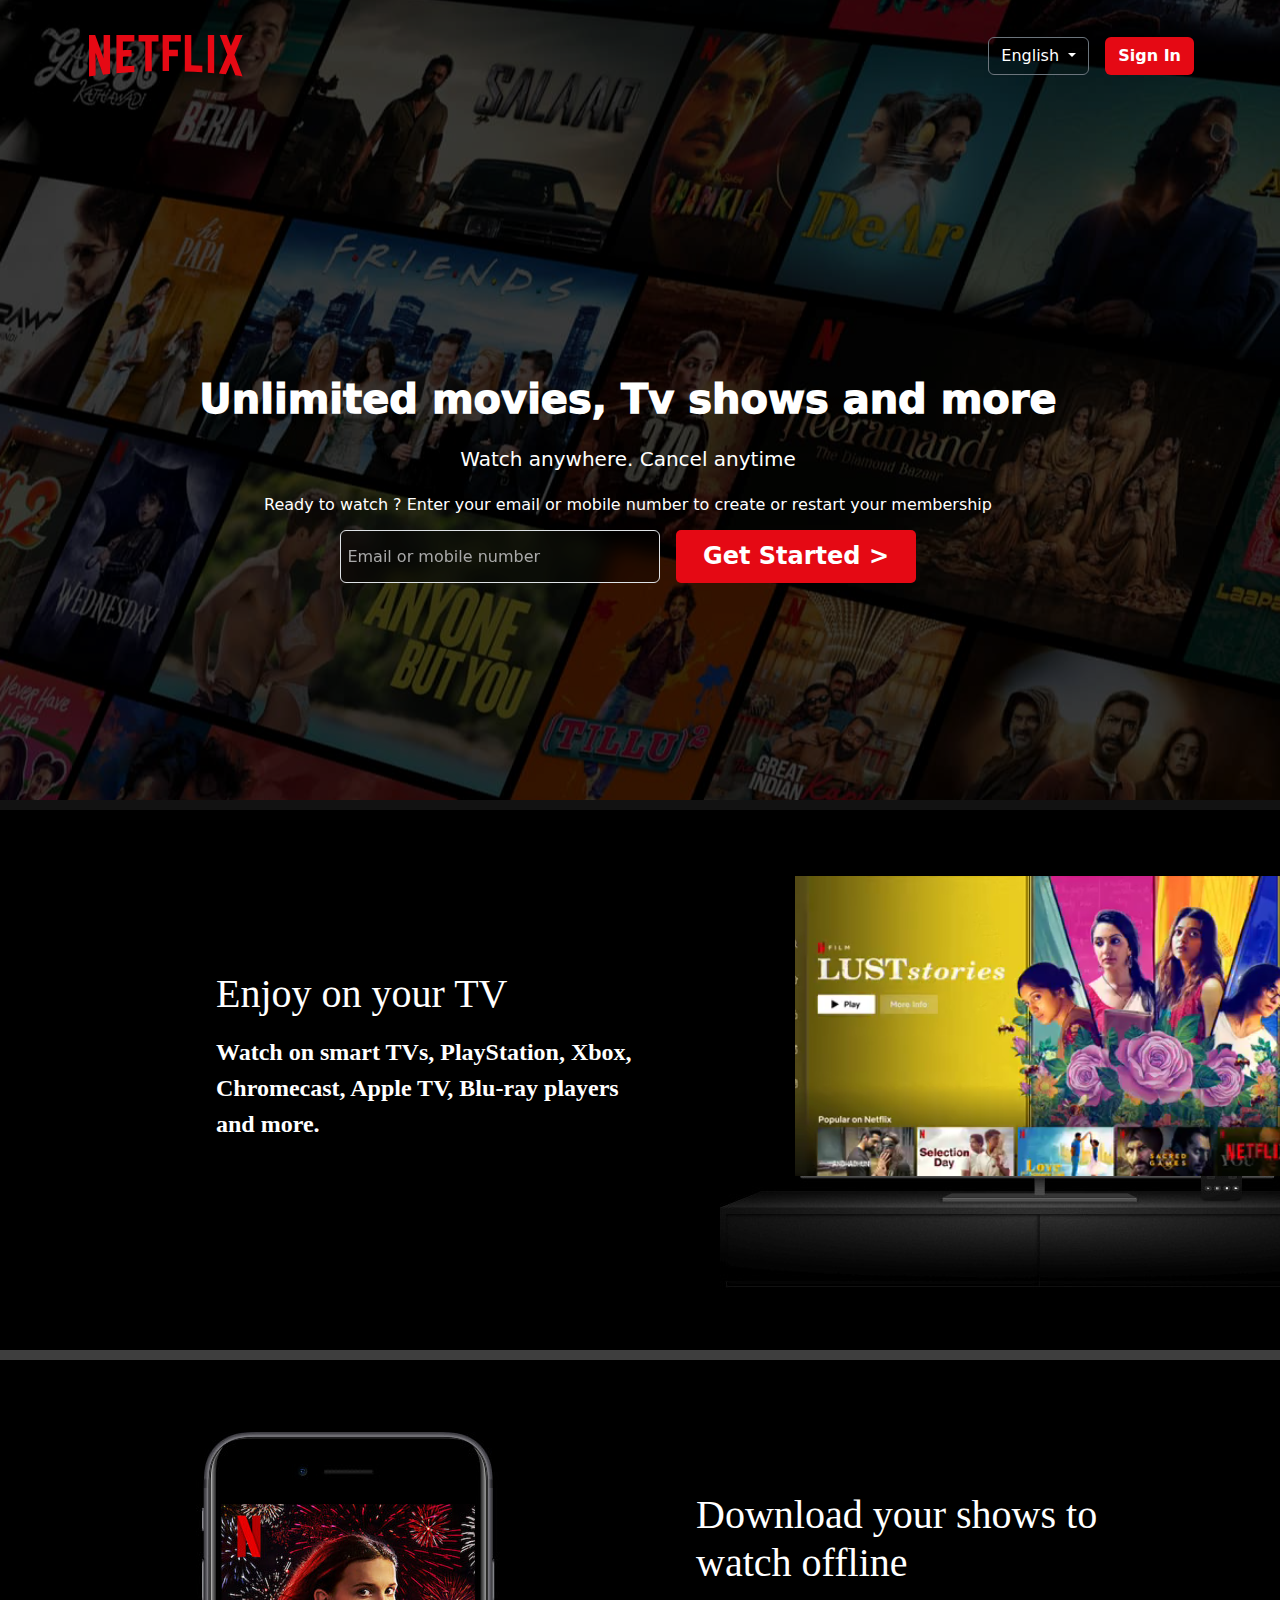
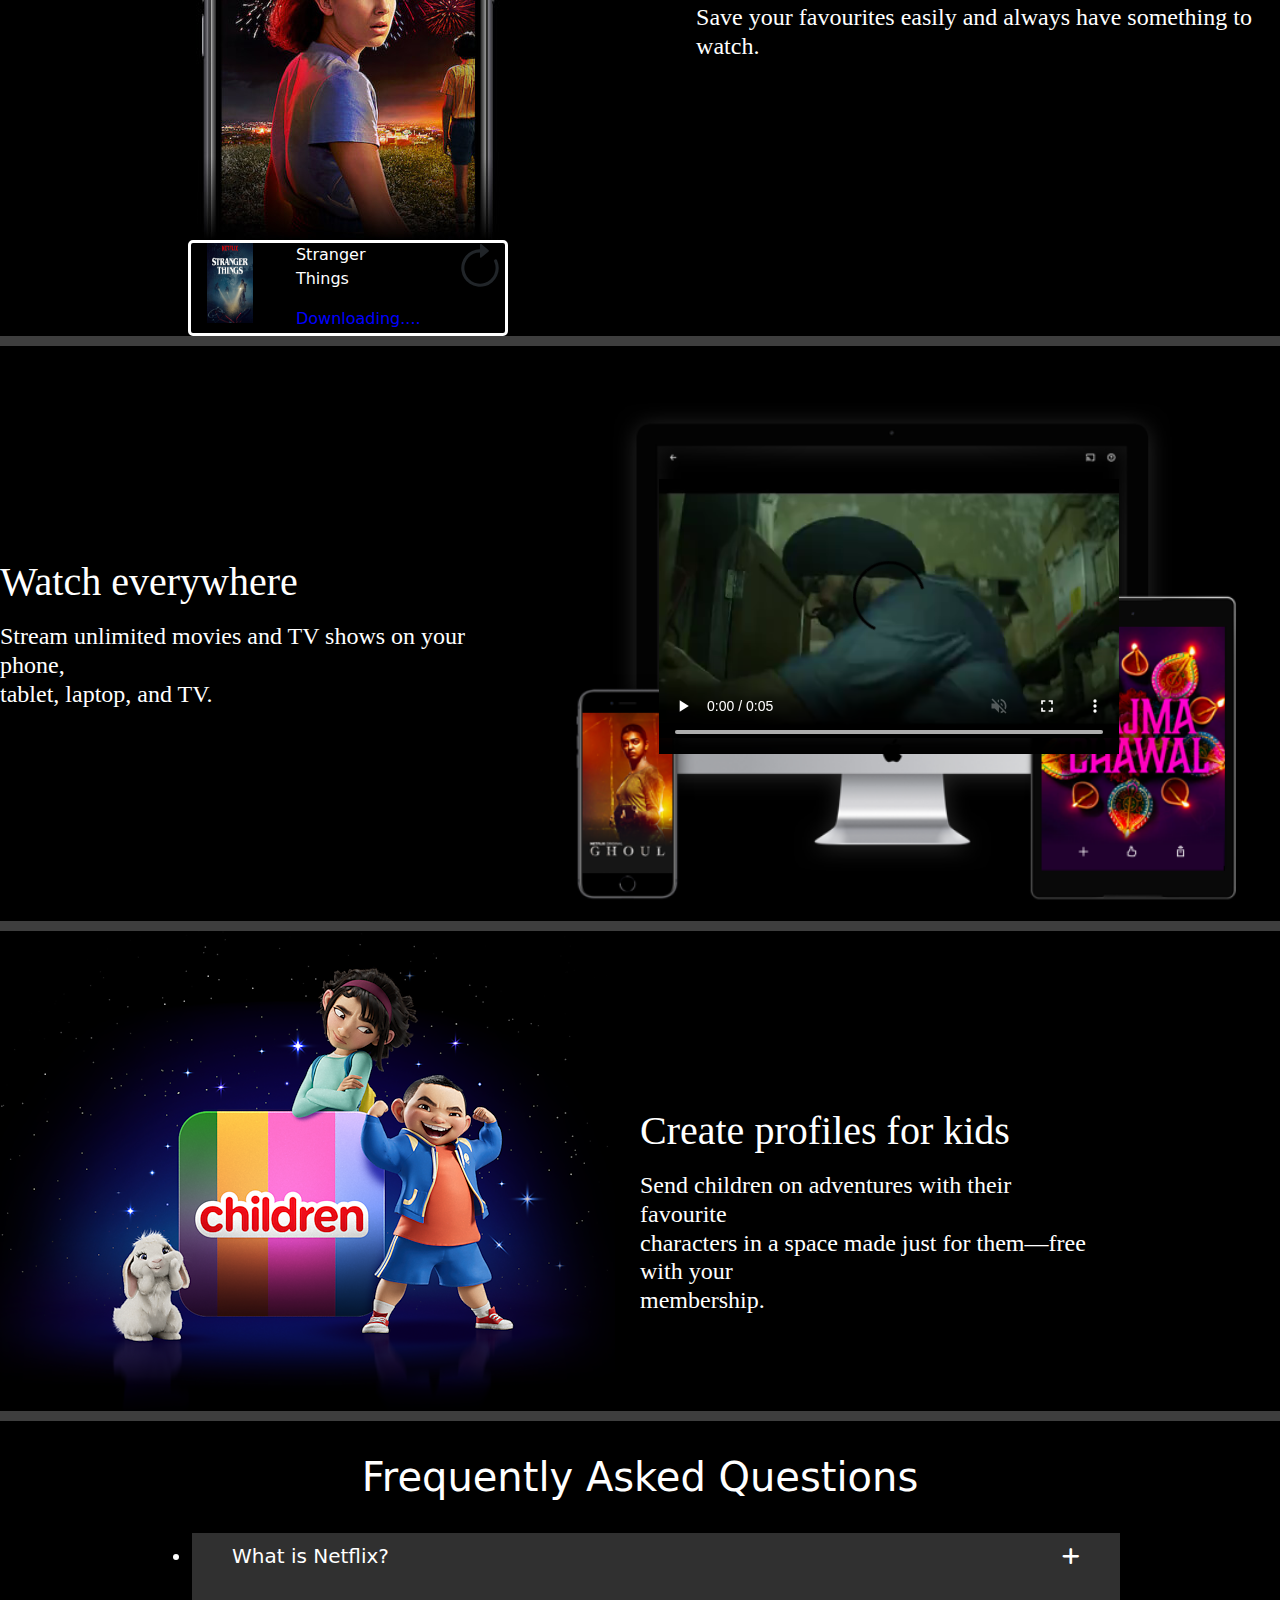
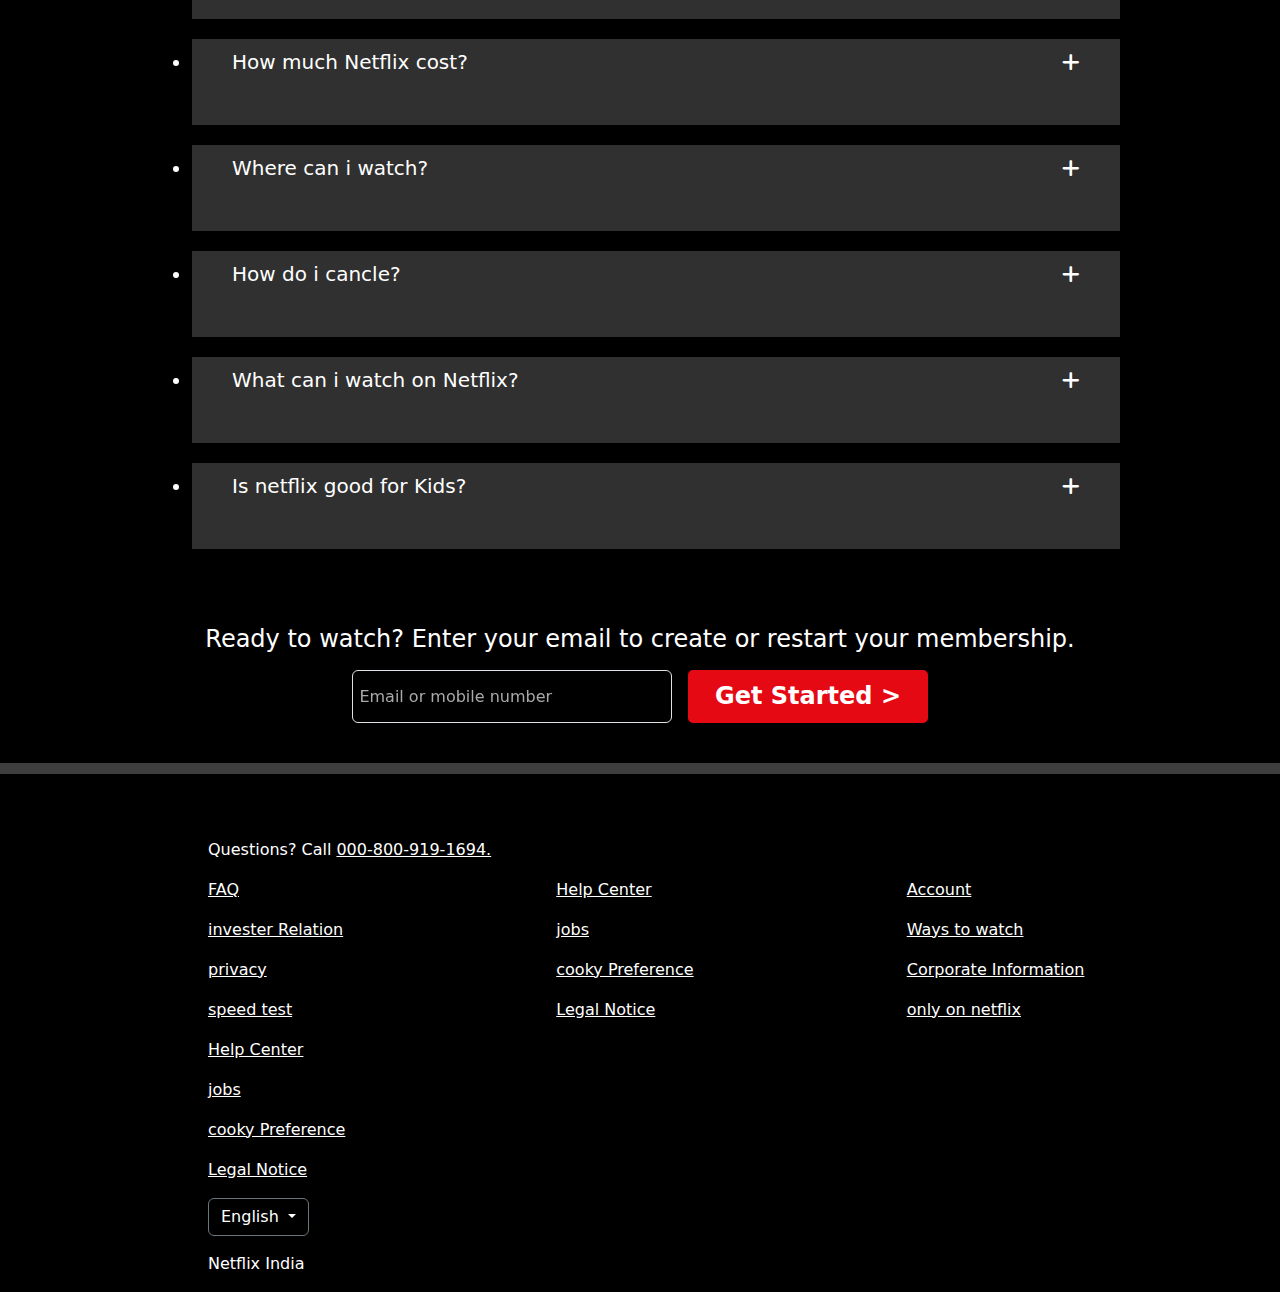
<file: index.html>
<!DOCTYPE html>
<html>
<head>
    <title>Netflix India-Watch TV Shows Online,Watch Movies Online</title>
    <link rel="icon" type="image" href="netflixicon.ico">
    <meta name="viewport" content="width=device-width, initial-scale=1.0"> <!--responsive-->
    <link rel="stylesheet" href="cssfile.css">
    <link href="https://cdn.jsdelivr.net/npm/bootstrap@5.3.3/dist/css/bootstrap.min.css" rel="stylesheet" integrity="sha384-QWTKZyjpPEjISv5WaRU9OFeRpok6YctnYmDr5pNlyT2bRjXh0JMhjY6hW+ALEwIH" crossorigin="anonymous">
    <link href="https://cdn.jsdelivr.net/npm/bootstrap@5.0.2/dist/css/bootstrap.min.css" rel="stylesheet" integrity="sha384-EVSTQN3/azprG1Anm3QDgpJLIm9Nao0Yz1ztcQTwFspd3yD65VohhpuuCOmLASjC" crossorigin="anonymous">
    <link rel="stylesheet" href="https://cdnjs.cloudflare.com/ajax/libs/font-awesome/6.0.0-beta3/css/all.min.css">
</head>
<body>
    <div class="overlay container-fluid">

    </div>
    <div class="container-fluid section-2">

        <nav class="navbar">
            <div class="container mt-2 p-3">
                <div class="logo">
                    <svg viewBox="0 0 111 30" version="1.1" xmlns="http://www.w3.org/2000/svg"
                        xmlns:xlink="http://www.w3.org/1999/xlink" aria-hidden="true" role="img"
                        class="default-ltr-cache-1d568uk ev1dnif2">
                        <g>
                            <path
                                d="M105.06233,14.2806261 L110.999156,30 C109.249227,29.7497422 107.500234,29.4366857 105.718437,29.1554972 L102.374168,20.4686475 L98.9371075,28.4375293 C97.2499766,28.1563408 95.5928391,28.061674 93.9057081,27.8432843 L99.9372012,14.0931671 L94.4680851,-5.68434189e-14 L99.5313525,-5.68434189e-14 L102.593495,7.87421502 L105.874965,-5.68434189e-14 L110.999156,-5.68434189e-14 L105.06233,14.2806261 Z M90.4686475,-5.68434189e-14 L85.8749649,-5.68434189e-14 L85.8749649,27.2499766 C87.3746368,27.3437061 88.9371075,27.4055675 90.4686475,27.5930265 L90.4686475,-5.68434189e-14 Z M81.9055207,26.93692 C77.7186241,26.6557316 73.5307901,26.4064111 69.250164,26.3117443 L69.250164,-5.68434189e-14 L73.9366389,-5.68434189e-14 L73.9366389,21.8745899 C76.6248008,21.9373887 79.3120255,22.1557784 81.9055207,22.2804387 L81.9055207,26.93692 Z M64.2496954,10.6561065 L64.2496954,15.3435186 L57.8442216,15.3435186 L57.8442216,25.9996251 L53.2186709,25.9996251 L53.2186709,-5.68434189e-14 L66.3436123,-5.68434189e-14 L66.3436123,4.68741213 L57.8442216,4.68741213 L57.8442216,10.6561065 L64.2496954,10.6561065 Z M45.3435186,4.68741213 L45.3435186,26.2498828 C43.7810479,26.2498828 42.1876465,26.2498828 40.6561065,26.3117443 L40.6561065,4.68741213 L35.8121661,4.68741213 L35.8121661,-5.68434189e-14 L50.2183897,-5.68434189e-14 L50.2183897,4.68741213 L45.3435186,4.68741213 Z M30.749836,15.5928391 C28.687787,15.5928391 26.2498828,15.5928391 24.4999531,15.6875059 L24.4999531,22.6562939 C27.2499766,22.4678976 30,22.2495079 32.7809542,22.1557784 L32.7809542,26.6557316 L19.812541,27.6876933 L19.812541,-5.68434189e-14 L32.7809542,-5.68434189e-14 L32.7809542,4.68741213 L24.4999531,4.68741213 L24.4999531,10.9991564 C26.3126816,10.9991564 29.0936358,10.9054269 30.749836,10.9054269 L30.749836,15.5928391 Z M4.78114163,12.9684132 L4.78114163,29.3429562 C3.09401069,29.5313525 1.59340144,29.7497422 0,30 L0,-5.68434189e-14 L4.4690224,-5.68434189e-14 L10.562377,17.0315868 L10.562377,-5.68434189e-14 L15.2497891,-5.68434189e-14 L15.2497891,28.061674 C13.5935889,28.3437998 11.906458,28.4375293 10.1246602,28.6868498 L4.78114163,12.9684132 Z">
                            </path>
                        </g>
                    </svg>
                </div>
                <div class="d-flex">
                    <div class="dropdown me-3">
                        <button class="btn btn-secondary dropdown-toggle" type="button" data-bs-toggle="dropdown"
                            aria-expanded="false">
                            English
                        </button>
                        <ul class="dropdown-menu">
                            <li><a class="dropdown-item" href="#">Action</a></li>
                            <li><a class="dropdown-item" href="#">Another action</a></li>
                        </ul>
                    </div>

                    <button type="button" class="btn sbtn fw-bold">Sign In</button>
                </div>

            </div>
        </nav>

        <div class="row section-1 d-flex justify-content-center align-items-center" style="height: 30vh; width: 100%;">
            <div class="center-text">
                <h1 class="center-text text-center">Unlimited movies, Tv shows and more</h1>
                <h5 class="text-center p-3">Watch anywhere. Cancel anytime
                    <h5 />
                    <h6 class="text-center fw-100">Ready to watch ? Enter your email or mobile number to create or
                        restart your
                        membership</h6>
                    <div class="d-flex justify-content-center mt-3">
                        <input type="email" name="" id="email-input" class="form-control"
                            placeholder="Email or mobile number">
                        <button type="submit" class="gsbtn ms-3"> <span> Get Started > </span></button>
                    </div>
            </div>

        </div>
    </div>
    <div class="secondpage">
        <div id="f3">
        <p><h1>Enjoy on your TV</h1></p>
        <p>Watch on smart TVs, PlayStation, Xbox, Chromecast, Apple TV, Blu-ray players and more.</p>
        </div>
        <div class="container">
            <div class="box">
                <video src="tvvedio.mp4" autoplay muted loop></video>
                <img src="TV.jpeg" class="silhouette">
            </div>
        </div>
    </div>
    <div class="thirdpage">
        <div class="leftside">
            <img src="mobile.jpg">
            <div class="mini" style="margin-left: 10em;">
                <div style="margin-left: 1em;">
                   <img src="boxshot.png"style="height: 5em; width: 80%;">
                </div>
                <div style="margin-left: 2em;">
                   <p style="color: white;">Stranger Things</p>
                   <p style="color: blue;">Downloading....</p>
                </div>
                <div style="margin-left: 2em;margin-right:0%">
                    <svg xmlns="http://www.w3.org/2000/svg" width="50" height="50" fill="currentColor" class="bi bi-arrow-clockwise" viewBox="0 0 16 16">
                        <path fill-rule="evenodd" d="M8 3a5 5 0 1 0 4.546 2.914.5.5 0 0 1 .908-.417A6 6 0 1 1 8 2z"/>
                        <path d="M8 4.466V.534a.25.25 0 0 1 .41-.192l2.36 1.966c.12.1.12.284 0 .384L8.41 4.658A.25.25 0 0 1 8 4.466"/>
                      </svg>
                </div>
            </div>
        </div>
        <div id="c6">
            <p><h1>Download your shows to <br>watch offline</h1></p>
            <p><h4>Save your favourites easily and always have something to<br> watch.</h4></p>
        </div>
    </div>
    <div class="fouthpage">
        <div id="c7">
            <p><h1>Watch everywhere</h1></p>
            <p><h4>Stream unlimited movies and TV shows on your phone,<br> tablet, laptop, and TV.</h4></p>
        </div>
        <div class="tv-container">
            <img src="LAPTOP.png" alt="TV" class="tv-image">
            <video class="tv-video" controls  loop autoplay muted>
                <source src="minitv.mp4" type="video/mp4">
                Your browser does not support the video tag.
            </video>
        </div>
    </div>
    <div class="fifthpage">
        <div id="c9">
            <img src="child.png">
        </div>
        <div id="c10">
            <p><h1>Create profiles for kids</h1></p>
            <p><h4>Send children on adventures with their favourite<br>characters in a space made just for them—free with your<br>membership.</h4></p>
        </div>
    </div>
    <div class="sixthpage">
        <div class="heading">
            <p><h1>Frequently Asked Questions</h1></p>
        </div>
        <div class="additions">
            <ul>
                <li>
                <details>
                    <summary>What is Netflix? <i class="fa fa-plus"></i></summary>
                    <p>Netflix is a streaming service that offers a wide variety of award-winning TV shows, movies, anime, documentaries and more – on thousands of internet-connected devices. <br><br>You can watch as much as you want, whenever you want without a single commercial – all for one low monthly price. There's always something new to discover and new TV shows and movies are added every week!</p>
                </details>
                </li>
                <li>
                <details>
                    <summary>How much Netflix cost? <i class="fa fa-plus"></i></summary>
                    <p>Watch Netflix on your smartphone, tablet, Smart TV, laptop, or streaming device, all for one fixed monthly fee. Plans range from 26.99 TL to 54.99 TL a month. No extra costs, no contracts.</p>
                </details>
                </li>
                <li>
                <details>
                    <summary>Where can i watch? <i class="fa fa-plus"></i></summary>
                    <p>Watch anywhere, anytime. Sign in with your Netflix account to watch instantly on the web at netflix.com from your personal computer or on any internet-connected device that offers the Netflix app, including smart TVs, smartphones, tablets, streaming media players and game consoles.<br><br>You can also download your favourite shows with the iOS, Android, or Windows 10 app. Use downloads to watch while you're on the go and without an internet connection. Take Netflix with you anywhere.</p>
                </details>
                </li>
                <li>
                <details>
                    <summary>How do i cancle? <i class="fa fa-plus"></i></summary>
                    <p>Netflix is flexible. There are no annoying contracts and no commitments. You can easily cancel your account online in two clicks. There are no cancellation fees – start or stop your account anytime.</p>
                </details>
                </li>
                <li>
                <details>
                    <summary>What can i watch on Netflix?<i class="fa fa-plus"></i></summary>
                    <p>Netflix has an extensive library of feature films, documentaries, TV shows, anime, award-winning Netflix originals, and more. Watch as much as you want, anytime you want.</p>
                </details>
                </li>
                <li>
                <details>
                    <summary>Is netflix good for Kids?<i class="fa fa-plus"></i></summary>
                    <p>The Netflix Kids experience is included in your membership to give parents control while kids enjoy family-friendly TV shows and films in their own space.<br><br>Kids profiles come with PIN-protected parental controls that let you restrict the maturity rating of content kids can watch and block specific titles you don’t want kids to see.</p>
                </details>
                </li>
            </ul>
        </div>
        <div class="details">
            <p><h4>Ready to watch? Enter your email to create or restart your membership.</h4></p>
            <div class="d-flex justify-content-center mt-3">
                <input type="email" name="" id="email-input" class="form-control" placeholder="Email or mobile number">
                <button type="submit" class="gsbtn ms-3"> <span> Get Started > </span></button>
            </div>
            <p><br></p>
        </div>
    </div>
    <div class="seventhpage">
        <p id="contact">Questions? Call <u>000-800-919-1694.</u></p>
        <div class="page">
            <div class="one1">
                <p><a href="https://help.netflix.com/en/node/412" style="color: white;">FAQ</a></p>
                <p><a href="https://help.netflix.com/en/node/412" style="color: white;">invester Relation</a></p>
                <p><a href="https://help.netflix.com/en/node/412" style="color: white;">privacy</a></p>
                <p><a href="https://help.netflix.com/en/node/412" style="color: white;">speed test</a></p>
            </div>
            <div class="one2">
                <p><a href="https://help.netflix.com/en/node/412" style="color: white;">Help Center</a></p>
                <p><a href="https://help.netflix.com/en/node/412" style="color:white">jobs</a></p>
                <p><a href="https://help.netflix.com/en/node/412" style="color: white;">cooky Preference</a></p>
                <p><a href="https://help.netflix.com/en/node/412" style="color: white;">Legal Notice</a></p>
            </div>
            <div class="one3">
                <p><a href="https://help.netflix.com/en/node/412" style="color: white;">Account</a></p>
                <p><a href="https://help.netflix.com/en/node/412" style="color: white;">Ways to watch</a></p>
                <p><a href="https://help.netflix.com/en/node/412" style="color: white;">Corporate Information</a></p>
                <p><a href="https://help.netflix.com/en/node/412" style="color: white;">only on netflix</a></p>
            </div>
            <div class="one4">
                <p><a href="https://help.netflix.com/en/node/412" style="color: white;">Help Center</a></p>
                <p><a href="https://help.netflix.com/en/node/412" style="color: white;">jobs</a></p>
                <p><a href="https://help.netflix.com/en/node/412" style="color: white;">cooky Preference</a></p>
                <p><a href="https://help.netflix.com/en/node/412" style="color: white;">Legal Notice</a></p>
            </div>
        </div>
        <div class="dropdown2">
            <button class="btn btn-secondary dropdown-toggle" type="button" data-bs-toggle="dropdown" aria-expanded="false">
              English
            </button>
            <ul class="dropdown-menu">
              <li><a class="dropdown-item" href="#">Action</a></li>
              <li><a class="dropdown-item" href="#">Another action</a></li>
              <li><a class="dropdown-item" href="#">Something else here</a></li>
            </ul>
        </div>
        <div>
        <p id="last">Netflix India</p>
        </div>
    </div>
    <script src="https://cdn.jsdelivr.net/npm/bootstrap@5.0.2/dist/js/bootstrap.bundle.min.js" integrity="sha384-MrcW6ZMFYlzcLA8Nl+NtUVF0sA7MsXsP1UyJoMp4YLEuNSfAP+JcXn/tWtIaxVXM" crossorigin="anonymous"></script>
</body>
</html>
</file>
<file: cssfile.css>
body,html{
    background-color: black;
    max-width: 100%;
    background-position: scroll;
}
body {
    background-color: rgb(39, 39, 39) !important;
  }
  
.logo {
    width: 10rem;
    padding: 0.2em;
  }
.default-ltr-cache-1d568uk {
    color: rgb(229, 9, 20);
    fill: currentColor;
  }
.dropdown-toggle {
    background-color: rgba(0, 0, 0, 0.1) !important;
  }
.section-2 {
    background: url("netfliximg.jpg");
    object-fit: cover;
    background-repeat: no-repeat;
    background-position: center;
    height: 90vh;
    box-shadow: rgb(229, 9, 20);
    border-bottom: 10px solid rgb(62, 62, 62);
  }
.overlay {
    background-color: rgba(0, 0, 0, 0.7);
    height: 90vh;
    position: absolute;
  }
.sbtn {
    background-color: rgb(229, 9, 20) !important;
    color: white !important;
    outline: none;
  }
.sbtn:hover {
    background-color: rgba(223, 16, 16, 0.526) !important;
  }
  
.center-text {
    color: #ffff;
    z-index: 999;
    font-weight: 1000;
  }
.gsbtn {
    background-color: rgb(229, 9, 20) !important;
    border: none;
    border-radius: 5px;
    outline: none;
    font-weight: 900;
    color: #ffff;
    width: 10em;
    padding: 0.2rem;
    font-size: 1.5rem;
  }
#email-input {
    padding: 0.4rem;
    width: 20em;
    height: 3.3rem;
    background-color: rgba(0, 0, 0, 0.3);
    backdrop-filter: blur(10px);
    color: white;
  }
.form-control:focus {
    border-color: #ffffff !important;
    box-shadow: 0 0 0 0.2rem rgba(0, 0, 0, 0.25) !important;
  }
#email-input::placeholder {
    color: darkgrey;
  }
.secondpage{
    font-family: 'Roboto';
    justify-content:space-evenly;
    background-color: black;
    display: flex;  
    border-bottom: 10px solid rgb(62, 62, 62);
}
#f3{
    font-family: 'Roboto';
    font-size: 1.5rem;
    font-weight: 900;
    color:white;
    margin-left: 9em;
    margin-top: 6em;
    margin-bottom: 8em;
}
.container{
    display: flex;
    justify-content: center;
    align-items: center;
    flex-wrap: wrap;
    margin-bottom: 15em;
}
.container .box{
    position: relative;
    width: 500px;
    height: 300px;
}
.container .box video
{
  position: absolute;
  top: 22%;
  right: 2%;
  left: 15%;
  bottom: 10%;
  width: 100%;
  height: 100%;
  object-fit: cover;
  
}
.thirdpage{
    background-color: black;
    display: flex;
    justify-content:space-evenly;
    border-bottom: 10px solid rgb(62, 62, 62);
}
.mini{
    display: flex;
    border: 3px solid white;
    border-radius: 5px; 
    height: 6em;
    width: 50%;

}
.leftside img{
    z-index: -1;
}
#c6{
    color:white;
    font-family: 'Roboto';
    font-weight: 900;
    margin-top: 9%;
}
.fouthpage{
    color: white;
    display: flex;
    background-color: black;
    font-family: 'Roboto';
    font-weight: 900;
    border-bottom: 10px solid rgb(62, 62, 62);
    justify-content: center;
    align-items: center;
    height: 65vh;
    margin: 0;
}
.tv-container {
    position: relative;
    width: 800px; /* Adjust the width as per your image size */
    height: 500px; /* Adjust the height as per your image size */
}

.tv-image {
    width: 100%;
    height: auto;
}
.tv-video {
    position: absolute;
    top: 16%; /* Adjust the top value to fit your TV screen */
    left: 19%; /* Adjust the left value to fit your TV screen */
    width: 60%; /* Adjust the width to fit your TV screen */
    height: 58%; /* Adjust the height to fit your TV screen */
}
#c7{
    margin: auto;
}
#c8{
    margin-right: 10em;
}

.fifthpage{
    display: flex;
    background-color: black;
    border-bottom: 10px solid rgb(62, 62, 62);
}
    
#c9{
    margin: auto;
}
#c10{
    color: white;
    font-family: 'Roboto';
    font-weight: 900;
    margin-top: 10em;
    margin-right: 12em;
}
.sixthpage{
    background-color:black;
    border-bottom: 11px solid rgb(62, 62, 62);
}
.heading{
    padding-top: 1em;
    padding-bottom: 1em;
    text-align: center;
    color: white;
    font-weight: 900;
}
ul{
    width: 75%;
    margin: 60px auto;
    padding-bottom: 2em;
    color: white;
    font-size: 20px;
}
ul li {
    margin-bottom: 1em;
}  
details {
    background: #303030;
    padding-bottom: 2em;
}
  
details summary{
    display: flex;
    align-items: center;
    justify-content: space-between;
    cursor: pointer;
    list-style: none;
    user-select: none;
    padding: 8px 40px;
}
  
details summary i {
    transition: 0.15s;
}
  
details[open] summary i {
    transform: rotate(45deg);
}
  
details p {
    padding: 26px;
    border-top: 1px solid #000;
}
.details{
    color:white;
    text-align: center;
}
.seventhpage{
    background-color: black;
    
}
.page div{
    position: relative;
    display: inline-block;
    max-width: 100%;
    padding-left: 13em;
}
#contact{
    padding-top: 4em;
    color:white;
    padding-left: 13em;
}
.dropdown2{
    background-color: black;
    margin-left: 13em;    
}
.dropdown-toggle {
    background-color: rgba(0, 0, 0, 0.1) !important;
    border: 1px solid white;
}
#last{
    color:white;
    padding-left: 13em;
    padding-top: 1em;

}
</file>
